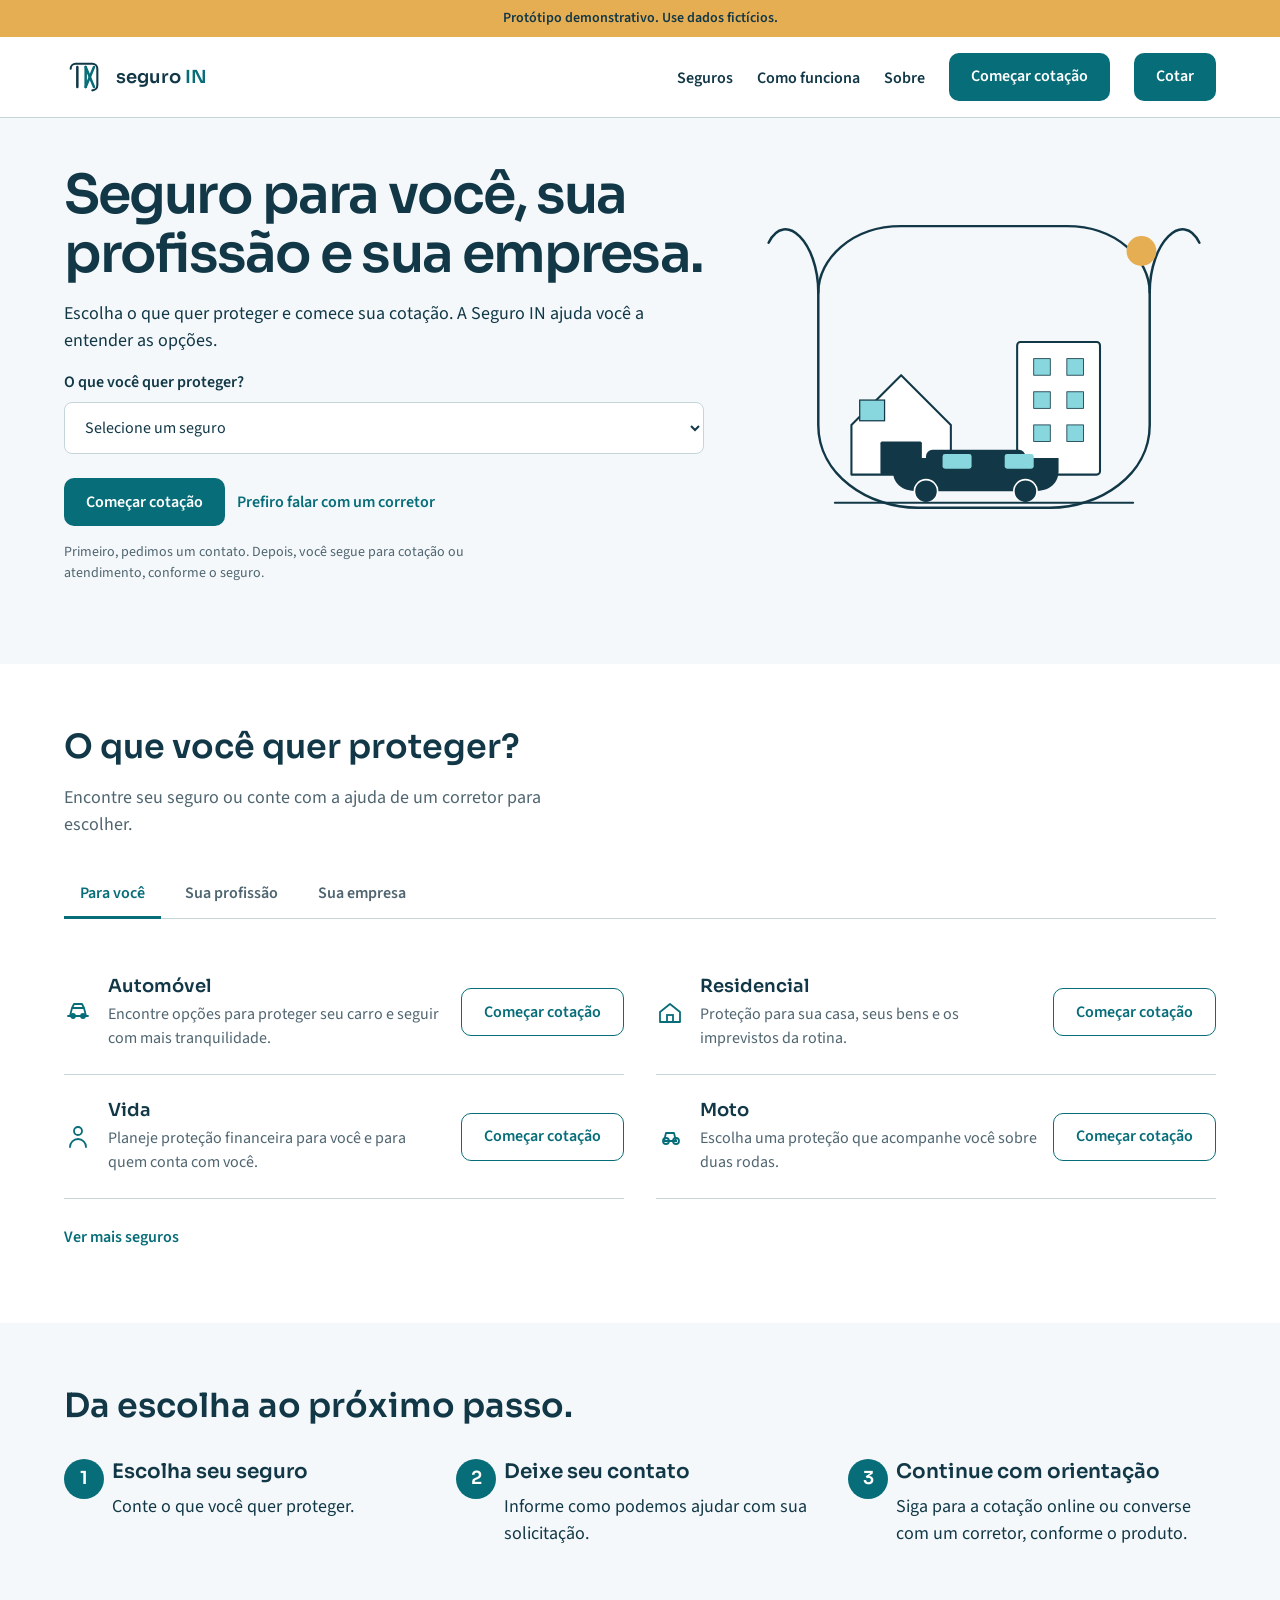
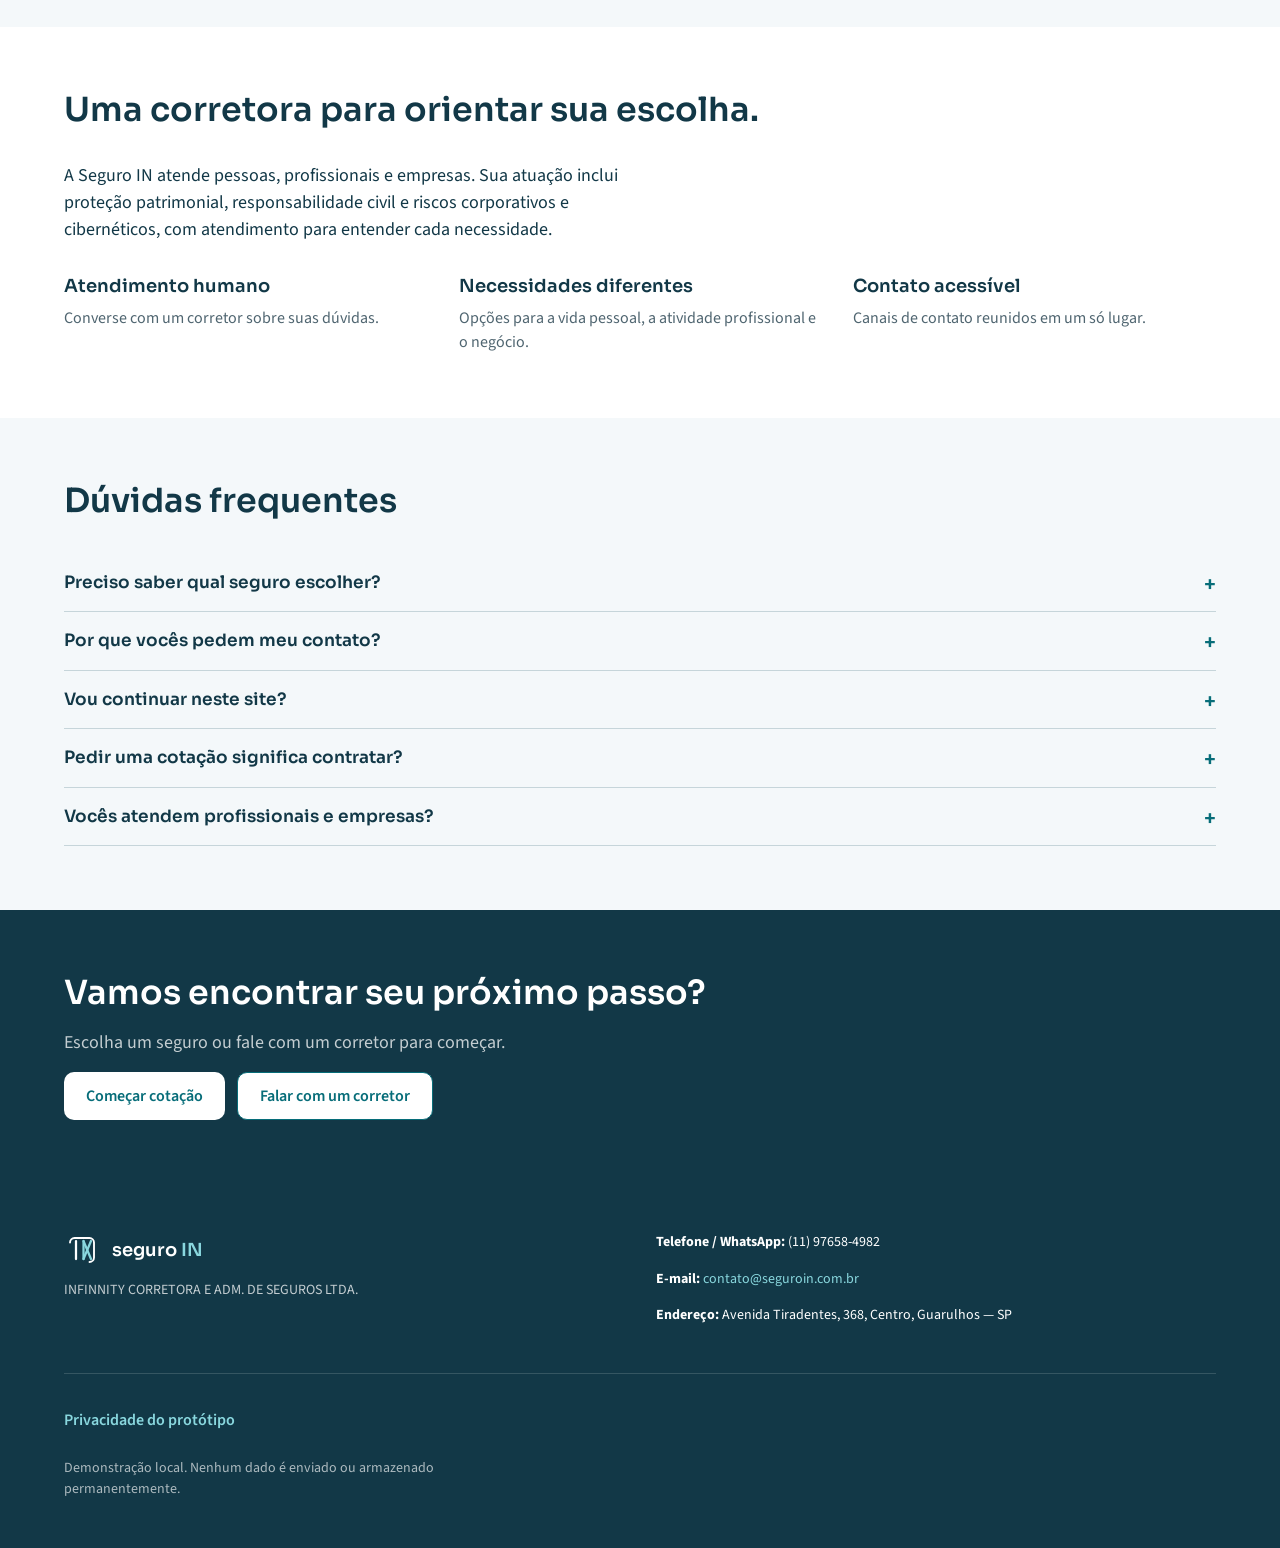
<file: prototype/index.html>
<!DOCTYPE html>
<html lang="pt-BR">
<head>
  <meta charset="UTF-8">
  <meta name="viewport" content="width=device-width, initial-scale=1.0">
  <meta name="robots" content="noindex,nofollow">
  <title>Seguro IN | Seguros para você, sua profissão e sua empresa</title>
  <meta name="description" content="Escolha o seguro que precisa e comece sua cotação com a Seguro IN. Proteção para pessoas, profissionais e empresas.">
  <link rel="icon" href="assets/img/favicon.svg" type="image/svg+xml">
  <link rel="preconnect" href="https://fonts.googleapis.com">
  <link rel="preconnect" href="https://fonts.gstatic.com" crossorigin>
  <link href="https://fonts.googleapis.com/css2?family=Sora:wght@500;600&family=Source+Sans+3:wght@400;600&display=swap" rel="stylesheet">
  <link rel="stylesheet" href="assets/css/styles.css">
</head>
<body>
  <noscript><div class="noscript-notice">Ative o JavaScript para experimentar a cotação demonstrativa.</div></noscript>

  <a href="#inicio" class="skip-link">Pular para o conteúdo</a>

  <div class="demo-banner" role="note">Protótipo demonstrativo. Use dados fictícios.</div>

  <header class="site-header">
    <div class="container site-header__inner">
      <a href="#inicio" class="brand" aria-label="Seguro IN — início">
        <img src="assets/img/brand-mark.svg" alt="" class="brand__mark" width="40" height="40">
        <span class="brand__text">seguro <span class="brand__text-in">IN</span></span>
      </a>
      <nav class="site-nav" aria-label="Principal">
        <ul class="site-nav__links">
          <li><a href="#seguros">Seguros</a></li>
          <li><a href="#como-funciona">Como funciona</a></li>
          <li><a href="#sobre">Sobre</a></li>
        </ul>
        <button type="button" class="btn btn--primary btn--header-full" data-action="open-quote" data-entry-point="header">Começar cotação</button>
        <button type="button" class="btn btn--primary btn--header-compact" data-action="open-quote" data-entry-point="header">Cotar</button>
        <button type="button" id="menu-toggle" class="menu-toggle" aria-expanded="false" aria-controls="mobile-nav" aria-label="Abrir menu">Menu</button>
      </nav>
    </div>
    <nav id="mobile-nav" class="mobile-nav" aria-label="Menu móvel">
      <ul class="mobile-nav__links">
        <li><a href="#seguros">Seguros</a></li>
        <li><a href="#como-funciona">Como funciona</a></li>
        <li><a href="#sobre">Sobre</a></li>
        <li><a href="#duvidas">Dúvidas</a></li>
        <li><a href="#contato">Contato</a></li>
      </ul>
    </nav>
  </header>

  <main>
    <!-- Abertura -->
    <section id="inicio" class="section section--canvas hero">
      <div class="container">
        <div class="hero__grid">
          <div class="hero__content min-width-0">
            <h1>Seguro para você, sua profissão e sua empresa.</h1>
            <p>Escolha o que quer proteger e comece sua cotação. A Seguro IN ajuda você a entender as opções.</p>

            <div class="field">
              <label for="hero-product">O que você quer proteger?</label>
              <select id="hero-product" name="hero-product">
                <option value="">Selecione um seguro</option>
              </select>
            </div>

            <div class="btn-group">
              <button type="button" id="hero-primary" class="btn btn--primary" data-action="open-quote" data-entry-point="hero">Começar cotação</button>
              <button type="button" class="btn btn--ghost" data-action="open-contact" data-entry-point="hero">Prefiro falar com um corretor</button>
            </div>
            <p class="hero__support">Primeiro, pedimos um contato. Depois, você segue para cotação ou atendimento, conforme o seguro.</p>
          </div>
          <div class="hero__visual">
            <img src="assets/img/hero-protection.svg" alt="" class="hero__art" width="560" height="460">
          </div>
        </div>
      </div>
    </section>

    <!-- Catálogo -->
    <section id="seguros" class="section">
      <div class="container">
        <div class="section__header">
          <h2>O que você quer proteger?</h2>
          <p class="section__support">Encontre seu seguro ou conte com a ajuda de um corretor para escolher.</p>
        </div>

        <div class="tabs">
          <div id="catalog-tabs" role="tablist" aria-label="Grupos de seguros" class="tabs__list">
            <button role="tab" class="tabs__tab" id="tab-personal" aria-selected="true" aria-controls="panel-personal" tabindex="0">Para você</button>
            <button role="tab" class="tabs__tab" id="tab-professional" aria-selected="false" aria-controls="panel-professional" tabindex="-1">Sua profissão</button>
            <button role="tab" class="tabs__tab" id="tab-business" aria-selected="false" aria-controls="panel-business" tabindex="-1">Sua empresa</button>
          </div>

          <!-- Para você -->
          <div role="tabpanel" id="panel-personal" aria-labelledby="tab-personal" class="tabs__panel is-active">
            <ul class="catalog-list catalog-grid catalog-grid--2col">
              <li class="catalog-item">
                <svg class="catalog-item__icon" viewBox="0 0 28 28" fill="none" aria-hidden="true"><path d="M4 18h20M6 18l2-8h12l2 8M8 10l2-4h8l2 4" stroke="currentColor" stroke-width="1.8" stroke-linecap="round" stroke-linejoin="round"/><circle cx="9" cy="18" r="2" stroke="currentColor" stroke-width="1.8"/><circle cx="19" cy="18" r="2" stroke="currentColor" stroke-width="1.8"/></svg>
                <div>
                  <h3 class="catalog-item__title">Automóvel</h3>
                  <p class="catalog-item__desc">Encontre opções para proteger seu carro e seguir com mais tranquilidade.</p>
                </div>
                <button type="button" class="btn btn--secondary" data-action="open-quote" data-product-id="auto" data-entry-point="catalog">Começar cotação</button>
              </li>
              <li class="catalog-item">
                <svg class="catalog-item__icon" viewBox="0 0 28 28" fill="none" aria-hidden="true"><path d="M4 14l10-8 10 8v10H4V14z" stroke="currentColor" stroke-width="1.8" stroke-linejoin="round"/><rect x="11" y="17" width="6" height="7" stroke="currentColor" stroke-width="1.8"/></svg>
                <div>
                  <h3 class="catalog-item__title">Residencial</h3>
                  <p class="catalog-item__desc">Proteção para sua casa, seus bens e os imprevistos da rotina.</p>
                </div>
                <button type="button" class="btn btn--secondary" data-action="open-quote" data-product-id="residencial" data-entry-point="catalog">Começar cotação</button>
              </li>
              <li class="catalog-item">
                <svg class="catalog-item__icon" viewBox="0 0 28 28" fill="none" aria-hidden="true"><circle cx="14" cy="8" r="4" stroke="currentColor" stroke-width="1.8"/><path d="M6 24c0-4.4 3.6-8 8-8s8 3.6 8 8" stroke="currentColor" stroke-width="1.8" stroke-linecap="round"/></svg>
                <div>
                  <h3 class="catalog-item__title">Vida</h3>
                  <p class="catalog-item__desc">Planeje proteção financeira para você e para quem conta com você.</p>
                </div>
                <button type="button" class="btn btn--secondary" data-action="open-quote" data-product-id="vida" data-entry-point="catalog">Começar cotação</button>
              </li>
              <li class="catalog-item">
                <svg class="catalog-item__icon" viewBox="0 0 28 28" fill="none" aria-hidden="true"><circle cx="10" cy="18" r="3" stroke="currentColor" stroke-width="1.8"/><circle cx="20" cy="18" r="3" stroke="currentColor" stroke-width="1.8"/><path d="M7 18h3M18 18h3M10 10h8l2 8H8l2-8z" stroke="currentColor" stroke-width="1.8" stroke-linejoin="round"/></svg>
                <div>
                  <h3 class="catalog-item__title">Moto</h3>
                  <p class="catalog-item__desc">Escolha uma proteção que acompanhe você sobre duas rodas.</p>
                </div>
                <button type="button" class="btn btn--secondary" data-action="open-quote" data-product-id="moto" data-entry-point="catalog">Começar cotação</button>
              </li>
            </ul>

            <div id="catalog-extra" class="catalog-extra">
              <ul class="catalog-list catalog-grid catalog-grid--2col">
                <li class="catalog-item">
                  <svg class="catalog-item__icon" viewBox="0 0 28 28" fill="none" aria-hidden="true"><rect x="8" y="6" width="12" height="16" rx="2" stroke="currentColor" stroke-width="1.8"/><path d="M8 12h12M14 6v4" stroke="currentColor" stroke-width="1.8" stroke-linecap="round"/></svg>
                  <div>
                    <h3 class="catalog-item__title">Viagem</h3>
                    <p class="catalog-item__desc">Considere proteção para imprevistos antes de fazer as malas.</p>
                  </div>
                  <button type="button" class="btn btn--secondary" data-action="open-quote" data-product-id="viagem" data-entry-point="catalog">Começar cotação</button>
                </li>
                <li class="catalog-item">
                  <svg class="catalog-item__icon" viewBox="0 0 28 28" fill="none" aria-hidden="true"><rect x="9" y="4" width="10" height="20" rx="2" stroke="currentColor" stroke-width="1.8"/><circle cx="14" cy="20" r="1" fill="currentColor"/></svg>
                  <div>
                    <h3 class="catalog-item__title">Celular</h3>
                    <p class="catalog-item__desc">Conheça opções de proteção para um item presente no seu dia a dia.</p>
                  </div>
                  <button type="button" class="btn btn--secondary" data-action="open-quote" data-product-id="celular" data-entry-point="catalog">Começar cotação</button>
                </li>
                <li class="catalog-item">
                  <svg class="catalog-item__icon" viewBox="0 0 28 28" fill="none" aria-hidden="true"><circle cx="8" cy="20" r="3" stroke="currentColor" stroke-width="1.8"/><circle cx="20" cy="20" r="3" stroke="currentColor" stroke-width="1.8"/><path d="M8 20h4l2-10h4l2 10h-4" stroke="currentColor" stroke-width="1.8" stroke-linejoin="round"/></svg>
                  <div>
                    <h3 class="catalog-item__title">Bike</h3>
                    <p class="catalog-item__desc">Encontre opções para proteger sua bicicleta.</p>
                  </div>
                  <button type="button" class="btn btn--secondary" data-action="open-quote" data-product-id="bike" data-entry-point="catalog">Começar cotação</button>
                </li>
                <li class="catalog-item">
                  <svg class="catalog-item__icon" viewBox="0 0 28 28" fill="none" aria-hidden="true"><path d="M6 16h16M8 16V10a6 6 0 0112 0v6" stroke="currentColor" stroke-width="1.8" stroke-linecap="round"/><circle cx="14" cy="20" r="2" stroke="currentColor" stroke-width="1.8"/></svg>
                  <div>
                    <h3 class="catalog-item__title">Roubo e furto</h3>
                    <p class="catalog-item__desc">Conheça essa alternativa de proteção para seu veículo.</p>
                  </div>
                  <button type="button" class="btn btn--secondary" data-action="open-quote" data-product-id="roubo-furto" data-entry-point="catalog">Começar cotação</button>
                </li>
              </ul>
            </div>

            <div class="catalog-expand">
              <button type="button" id="expand-catalog" class="btn btn--ghost" aria-expanded="false" aria-controls="catalog-extra">Ver mais seguros</button>
            </div>
          </div>

          <!-- Sua profissão -->
          <div role="tabpanel" id="panel-professional" aria-labelledby="tab-professional" class="tabs__panel" hidden>
            <div class="rc-panel">
              <h3 class="rc-panel__title">Responsabilidade civil profissional</h3>
              <p class="rc-panel__desc">Converse sobre os riscos da sua atividade e as opções de proteção.</p>
              <div class="rc-activities" role="group" aria-label="Atividades profissionais">
                <button type="button" class="btn btn--secondary" data-action="open-assistance" data-product-id="rc-profissional" data-activity-id="advocacia" data-entry-point="catalog">Advocacia</button>
                <button type="button" class="btn btn--secondary" data-action="open-assistance" data-product-id="rc-profissional" data-activity-id="contabilidade" data-entry-point="catalog">Contabilidade</button>
                <button type="button" class="btn btn--secondary" data-action="open-assistance" data-product-id="rc-profissional" data-activity-id="corretagem-imoveis" data-entry-point="catalog">Corretagem de imóveis</button>
                <button type="button" class="btn btn--secondary" data-action="open-assistance" data-product-id="rc-profissional" data-activity-id="odontologia" data-entry-point="catalog">Odontologia</button>
                <button type="button" class="btn btn--secondary" data-action="open-assistance" data-product-id="rc-profissional" data-activity-id="engenharia-arquitetura" data-entry-point="catalog">Engenharia e arquitetura</button>
                <button type="button" class="btn btn--secondary" data-action="open-assistance" data-product-id="rc-profissional" data-activity-id="medicina" data-entry-point="catalog">Medicina</button>
                <button type="button" class="btn btn--secondary" data-action="open-assistance" data-product-id="rc-profissional" data-activity-id="corretagem-seguros" data-entry-point="catalog">Corretagem de seguros</button>
                <button type="button" class="btn btn--secondary" data-action="open-assistance" data-product-id="rc-profissional" data-activity-id="outra-profissao" data-entry-point="catalog">Outra profissão</button>
              </div>
              <button type="button" class="btn btn--primary" data-action="open-assistance" data-product-id="rc-profissional" data-entry-point="catalog">Conversar sobre RC profissional</button>
            </div>
          </div>

          <!-- Sua empresa -->
          <div role="tabpanel" id="panel-business" aria-labelledby="tab-business" class="tabs__panel" hidden>
            <ul class="catalog-list">
              <li class="catalog-item">
                <svg class="catalog-item__icon" viewBox="0 0 28 28" fill="none" aria-hidden="true"><rect x="6" y="8" width="16" height="16" stroke="currentColor" stroke-width="1.8"/><path d="M10 8V6a4 4 0 018 0v2M10 14h2M16 14h2M10 18h2M16 18h2" stroke="currentColor" stroke-width="1.8" stroke-linecap="round"/></svg>
                <div>
                  <h3 class="catalog-item__title">Patrimônio empresarial</h3>
                  <p class="catalog-item__desc">Avalie a proteção dos bens e das instalações da sua empresa.</p>
                </div>
                <button type="button" class="btn btn--secondary" data-action="open-assistance" data-product-id="patrimonial-empresarial" data-entry-point="catalog">Falar com um corretor</button>
              </li>
              <li class="catalog-item">
                <svg class="catalog-item__icon" viewBox="0 0 28 28" fill="none" aria-hidden="true"><rect x="4" y="10" width="20" height="14" stroke="currentColor" stroke-width="1.8"/><path d="M8 10V6h12v4M8 16h4M16 16h4M8 20h4M16 20h4" stroke="currentColor" stroke-width="1.8" stroke-linecap="round"/></svg>
                <div>
                  <h3 class="catalog-item__title">Riscos corporativos</h3>
                  <p class="catalog-item__desc">Conte com orientação para necessidades de proteção mais complexas.</p>
                </div>
                <button type="button" class="btn btn--secondary" data-action="open-assistance" data-product-id="riscos-corporativos" data-entry-point="catalog">Falar com um corretor</button>
              </li>
              <li class="catalog-item">
                <svg class="catalog-item__icon" viewBox="0 0 28 28" fill="none" aria-hidden="true"><rect x="4" y="6" width="20" height="14" rx="2" stroke="currentColor" stroke-width="1.8"/><path d="M4 12h20M10 18h2M16 18h2" stroke="currentColor" stroke-width="1.8" stroke-linecap="round"/></svg>
                <div>
                  <h3 class="catalog-item__title">Riscos cibernéticos</h3>
                  <p class="catalog-item__desc">Avalie riscos digitais e opções de proteção para o seu negócio.</p>
                </div>
                <button type="button" class="btn btn--secondary" data-action="open-assistance" data-product-id="cyber" data-entry-point="catalog">Falar com um corretor</button>
              </li>
              <li class="catalog-item">
                <svg class="catalog-item__icon" viewBox="0 0 28 28" fill="none" aria-hidden="true"><rect x="4" y="8" width="20" height="16" rx="2" stroke="currentColor" stroke-width="1.8"/><path d="M4 14h20M10 8V6M18 8V6" stroke="currentColor" stroke-width="1.8" stroke-linecap="round"/></svg>
                <div>
                  <h3 class="catalog-item__title">Eventos</h3>
                  <p class="catalog-item__desc">Converse sobre as necessidades de proteção do seu evento.</p>
                </div>
                <button type="button" class="btn btn--secondary" data-action="open-assistance" data-product-id="eventos" data-entry-point="catalog">Falar com um corretor</button>
              </li>
            </ul>
          </div>
        </div>
      </div>
    </section>

    <!-- Processo -->
    <section id="como-funciona" class="section section--canvas">
      <div class="container">
        <div class="section__header">
          <h2>Da escolha ao próximo passo.</h2>
        </div>
        <ol class="process-list">
          <li>
            <h3>Escolha seu seguro</h3>
            <p>Conte o que você quer proteger.</p>
          </li>
          <li>
            <h3>Deixe seu contato</h3>
            <p>Informe como podemos ajudar com sua solicitação.</p>
          </li>
          <li>
            <h3>Continue com orientação</h3>
            <p>Siga para a cotação online ou converse com um corretor, conforme o produto.</p>
          </li>
        </ol>
      </div>
    </section>

    <!-- Institucional -->
    <section id="sobre" class="section">
      <div class="container">
        <div class="section__header">
          <h2>Uma corretora para orientar sua escolha.</h2>
        </div>
        <p>A Seguro IN atende pessoas, profissionais e empresas. Sua atuação inclui proteção patrimonial, responsabilidade civil e riscos corporativos e cibernéticos, com atendimento para entender cada necessidade.</p>
        <ul class="trust-list">
          <li>
            <h3>Atendimento humano</h3>
            <p>Converse com um corretor sobre suas dúvidas.</p>
          </li>
          <li>
            <h3>Necessidades diferentes</h3>
            <p>Opções para a vida pessoal, a atividade profissional e o negócio.</p>
          </li>
          <li>
            <h3>Contato acessível</h3>
            <p>Canais de contato reunidos em um só lugar.</p>
          </li>
        </ul>
      </div>
    </section>

    <!-- Dúvidas -->
    <section id="duvidas" class="section section--canvas">
      <div class="container">
        <div class="section__header">
          <h2>Dúvidas frequentes</h2>
        </div>
        <div class="faq-list">
          <details>
            <summary>Preciso saber qual seguro escolher?</summary>
            <p>Não. Se estiver em dúvida, escolha falar com um corretor e conte o que você precisa proteger.</p>
          </details>
          <details>
            <summary>Por que vocês pedem meu contato?</summary>
            <p>Para relacionar sua solicitação ao seguro escolhido e permitir que a equipe ajude com a cotação.</p>
          </details>
          <details>
            <summary>Vou continuar neste site?</summary>
            <p>Depende do produto. Algumas cotações seguem em outro ambiente; outras precisam de uma conversa com um corretor. Você verá o próximo passo antes de continuar.</p>
          </details>
          <details>
            <summary>Pedir uma cotação significa contratar?</summary>
            <p>Não. A solicitação inicia uma análise ou cotação. As condições e os próximos passos precisam ser apresentados antes da contratação.</p>
          </details>
          <details>
            <summary>Vocês atendem profissionais e empresas?</summary>
            <p>Sim. Acesse os grupos de profissão e empresa para encontrar as opções e solicitar orientação.</p>
          </details>
        </div>
      </div>
    </section>

    <!-- Fechamento -->
    <section id="contato" class="section section--ink">
      <div class="container">
        <h2>Vamos encontrar seu próximo passo?</h2>
        <p class="text-muted">Escolha um seguro ou fale com um corretor para começar.</p>
        <div class="btn-group">
          <button type="button" class="btn btn--on-ink" data-action="open-quote" data-entry-point="footer">Começar cotação</button>
          <button type="button" class="btn btn--secondary btn--light" data-action="open-contact" data-entry-point="footer">Falar com um corretor</button>
        </div>
      </div>
    </section>
  </main>

  <footer class="site-footer">
    <div class="container">
      <div class="footer__grid">
        <div>
          <div class="footer__brand">
            <img src="assets/img/brand-mark-light.svg" alt="" class="footer__brand-mark" width="36" height="36">
            <span class="brand__text" style="color:#fff">seguro <span class="brand__text-in" style="color:var(--color-aqua)">IN</span></span>
          </div>
          <p class="text-small" style="color:rgba(255,255,255,0.75);margin-top:12px">INFINNITY CORRETORA E ADM. DE SEGUROS LTDA.</p>
        </div>
        <div>
          <p class="text-small"><strong>Telefone / WhatsApp:</strong> (11) 97658-4982</p>
          <p class="text-small"><strong>E-mail:</strong> <a href="mailto:contato@seguroin.com.br">contato@seguroin.com.br</a></p>
          <p class="text-small"><strong>Endereço:</strong> Avenida Tiradentes, 368, Centro, Guarulhos — SP</p>
        </div>
      </div>
      <div class="footer__legal">
        <p><button type="button" class="btn btn--ghost" style="color:var(--color-aqua);padding:0;min-height:44px" data-action="open-privacy">Privacidade do protótipo</button></p>
        <p>Demonstração local. Nenhum dado é enviado ou armazenado permanentemente.</p>
      </div>
    </div>
  </footer>

  <!-- Dialog de captação -->
  <dialog id="lead-dialog" class="lead-dialog" aria-labelledby="dialog-title">
    <div class="lead-dialog__inner">
      <div class="lead-dialog__header">
        <h2 id="dialog-title" class="lead-dialog__title">Comece sua cotação.</h2>
        <button type="button" id="dialog-close" class="lead-dialog__close" aria-label="Fechar">×</button>
      </div>
      <div class="lead-dialog__body">
        <div id="dialog-live" aria-live="polite" class="visually-hidden"></div>

        <div id="form-view">
          <!-- Estado: editing -->
          <div class="dialog-state is-active" data-state="editing">
            <p id="dialog-support" class="lead-dialog__support">Deixe um contato antes de seguir para o ambiente de cotação.</p>
            <form id="lead-form" novalidate>
              <div id="product-field" class="field">
                <label id="product-label" for="field-product">Seguro</label>
                <select id="field-product" name="product" aria-describedby="error-product"></select>
                <div id="error-product" class="field__error" role="alert"></div>
              </div>
              <div id="activity-field" class="field" hidden>
                <label for="field-activity">Atividade profissional</label>
                <select id="field-activity" name="activity" aria-describedby="error-activity"></select>
                <div id="error-activity" class="field__error" role="alert"></div>
              </div>
              <div class="field">
                <label for="field-name">Seu nome</label>
                <input type="text" id="field-name" name="name" autocomplete="name" aria-describedby="error-name">
                <div id="error-name" class="field__error" role="alert"></div>
              </div>
              <div class="field">
                <label for="field-phone">WhatsApp com DDD</label>
                <input type="tel" id="field-phone" name="phone" inputmode="tel" autocomplete="tel" aria-describedby="error-phone">
                <div id="error-phone" class="field__error" role="alert"></div>
              </div>
              <div class="field">
                <label for="field-email">E-mail (opcional)</label>
                <input type="email" id="field-email" name="email" autocomplete="email" aria-describedby="error-email">
                <div id="error-email" class="field__error" role="alert"></div>
              </div>
              <div class="field field--checkbox">
                <input type="checkbox" id="field-permission" name="permission" aria-describedby="error-permission">
                <label for="field-permission">Pode me contatar sobre esta solicitação.</label>
              </div>
              <div id="error-permission" class="field__error" role="alert"></div>

              <button type="submit" id="submit-btn" class="btn btn--primary">Continuar</button>
              <p class="lead-dialog__notice">Protótipo: use dados fictícios. Nenhuma solicitação será enviada.</p>

              <div id="privacy-expand" class="privacy-expand">
                <button type="button" id="privacy-toggle" class="btn btn--ghost">Como seus dados seriam usados?</button>
                <div class="privacy-expand__content">
                  Esta é uma demonstração. Os dados preenchidos ficam apenas na memória desta página e não são enviados à Seguro IN ou a seguradoras. Na versão publicada, o aviso deverá explicar como os dados serão usados para atender à solicitação e como entrar em contato sobre privacidade.
                </div>
              </div>
            </form>
          </div>

          <!-- Estado: submitting -->
          <div class="dialog-state" data-state="submitting">
            <p class="lead-dialog__support"><span class="spinner" aria-hidden="true"></span>Preparando próxima etapa…</p>
          </div>

          <!-- Estado: success -->
          <div class="dialog-state" data-state="success">
            <h3 id="success-title" class="dialog-success__title">Continue sua cotação.</h3>
            <p id="success-text">Na próxima etapa, você informará os dados específicos do seguro escolhido.</p>
            <span id="success-notice" class="dialog-success__notice">Fluxo demonstrativo. Nenhum dado foi enviado.</span>
            <div class="btn-group" style="margin-top:24px">
              <a id="success-link" href="#" class="btn btn--primary" data-action="next-step">Continuar para cotação</a>
              <button type="button" class="btn btn--ghost" data-action="edit-form">Alterar informações</button>
            </div>
          </div>

          <!-- Estado: error -->
          <div class="dialog-state" data-state="error">
            <p class="dialog-error">Não foi possível continuar. Seus dados permanecem no formulário. Tente novamente.</p>
            <button type="button" class="btn btn--primary" data-action="retry-submit" style="margin-top:16px">Tentar novamente</button>
          </div>
        </div>

        <!-- Visualização privacidade -->
        <div id="privacy-only-view" hidden>
          <p>Esta é uma demonstração. Os dados preenchidos ficam apenas na memória desta página e não são enviados à Seguro IN ou a seguradoras. Na versão publicada, o aviso deverá explicar como os dados serão usados para atender à solicitação e como entrar em contato sobre privacidade.</p>
          <button type="button" id="privacy-close" class="btn btn--primary" style="margin-top:24px">Fechar</button>
        </div>
      </div>
    </div>
  </dialog>

  <script src="assets/js/config.js" defer></script>
  <script src="assets/js/catalog.js" defer></script>
  <script src="assets/js/lead-adapter.js" defer></script>
  <script src="assets/js/app.js" defer></script>
</body>
</html>
</file>
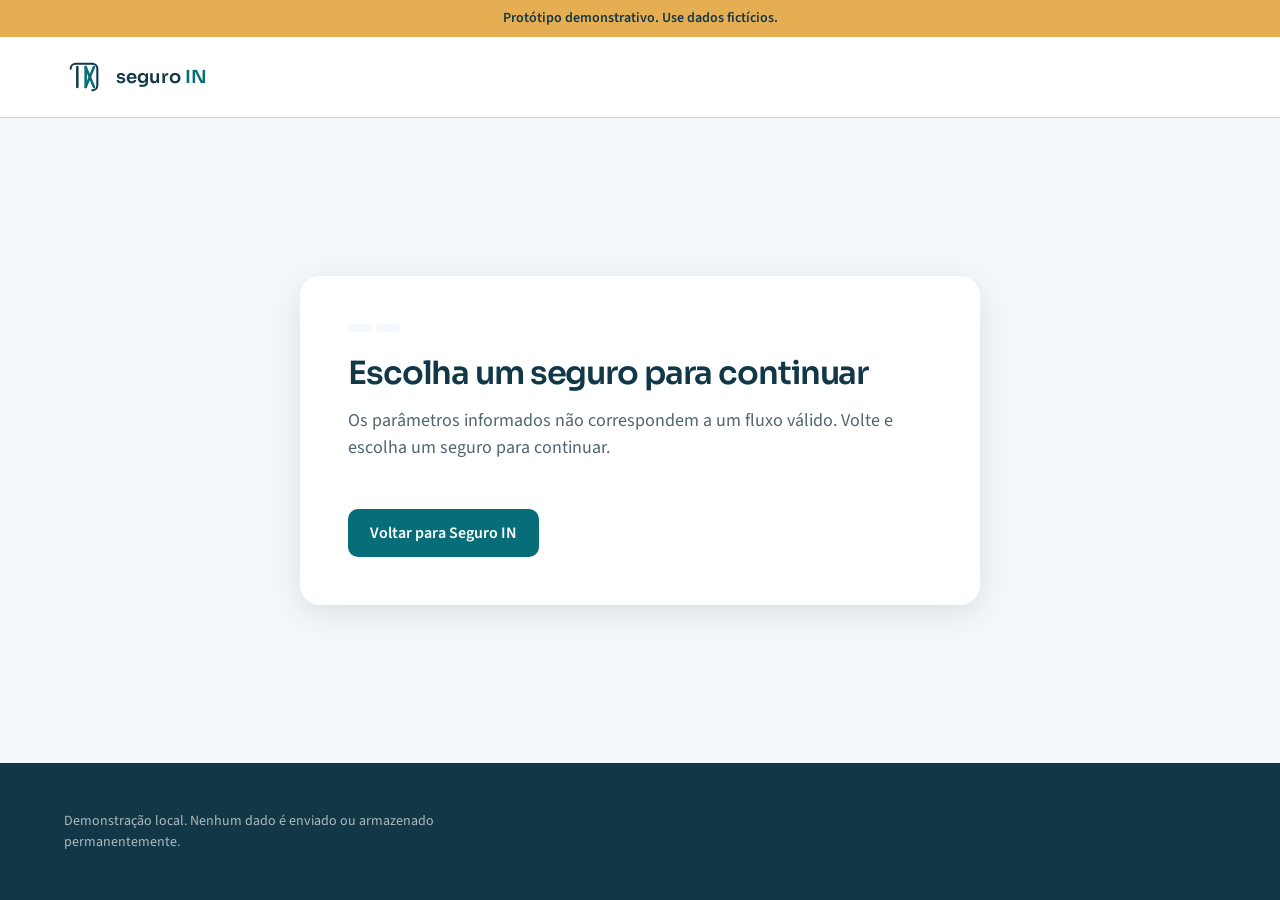
<file: prototype/proxima-etapa.html>
<!DOCTYPE html>
<html lang="pt-BR">
<head>
  <meta charset="UTF-8">
  <meta name="viewport" content="width=device-width, initial-scale=1.0">
  <meta name="robots" content="noindex,nofollow">
  <title>Próxima etapa | Seguro IN</title>
  <link rel="icon" href="assets/img/favicon.svg" type="image/svg+xml">
  <link rel="preconnect" href="https://fonts.googleapis.com">
  <link rel="preconnect" href="https://fonts.gstatic.com" crossorigin>
  <link href="https://fonts.googleapis.com/css2?family=Sora:wght@500;600&family=Source+Sans+3:wght@400;600&display=swap" rel="stylesheet">
  <link rel="stylesheet" href="assets/css/styles.css">
</head>
<body class="next-step-page">
  <div class="demo-banner" role="note">Protótipo demonstrativo. Use dados fictícios.</div>

  <header class="site-header">
    <div class="container site-header__inner">
      <a href="index.html#inicio" class="brand" aria-label="Seguro IN — início">
        <img src="assets/img/brand-mark.svg" alt="" class="brand__mark" width="40" height="40">
        <span class="brand__text">seguro <span class="brand__text-in">IN</span></span>
      </a>
    </div>
  </header>

  <main class="next-step-main section--canvas">
    <div class="container">
      <div class="next-step-panel">
        <span id="next-step-product" class="product-tag" hidden></span>
        <span id="next-step-activity" class="product-tag" hidden></span>
        <h1 id="next-step-title">Carregando…</h1>
        <p id="next-step-explanation" class="text-muted"></p>
        <a href="index.html#seguros" class="btn btn--primary" style="margin-top:32px">Voltar para Seguro IN</a>
      </div>
    </div>
  </main>

  <footer class="site-footer">
    <div class="container">
      <p class="text-small" style="color:rgba(255,255,255,0.65)">Demonstração local. Nenhum dado é enviado ou armazenado permanentemente.</p>
    </div>
  </footer>

  <script src="assets/js/config.js" defer></script>
  <script src="assets/js/catalog.js" defer></script>
  <script src="assets/js/next-step.js" defer></script>
</body>
</html>
</file>
<file: prototype/assets/css/styles.css>
/* ==========================================================================
   Seguro IN Prototype — Design Tokens
   Referência frontend-design Anthropic consultada em 2026-09-06
   ========================================================================== */

:root {
  --color-ink: #123847;
  --color-brand: #076D79;
  --color-aqua: #89D7DE;
  --color-sun: #E6AE52;
  --color-canvas: #F4F8FA;
  --color-surface: #FFFFFF;
  --color-muted: #4F6570;
  --color-border: #C6D5DA;
  --color-brand-hover: #055762;
  --color-error: #B42318;
  --color-success: #176B48;

  --font-display: "Sora", system-ui, sans-serif;
  --font-body: "Source Sans 3", system-ui, sans-serif;

  --space-1: 4px;
  --space-2: 8px;
  --space-3: 12px;
  --space-4: 16px;
  --space-5: 24px;
  --space-6: 32px;
  --space-7: 48px;
  --space-8: 64px;
  --space-9: 80px;

  --container-max: 1200px;
  --header-height: 80px;
  --demo-banner-height: 36px;
  --scroll-offset: calc(var(--header-height) + var(--demo-banner-height));

  --radius-btn: 10px;
  --radius-field: 8px;
  --radius-panel: 20px;

  --shadow-panel: 0 8px 32px rgba(18, 56, 71, 0.12);
  --transition: 180ms ease;
}

@media (max-width: 959px) {
  :root {
    --header-height: 64px;
  }
}

/* ==========================================================================
   Reset & Base
   ========================================================================== */

*, *::before, *::after { box-sizing: border-box; }

html {
  scroll-behavior: smooth;
}

@media (prefers-reduced-motion: reduce) {
  html { scroll-behavior: auto; }
  *, *::before, *::after {
    animation-duration: 0.01ms !important;
    animation-iteration-count: 1 !important;
    transition-duration: 0.01ms !important;
  }
}

body {
  margin: 0;
  font-family: var(--font-body);
  font-size: 18px;
  line-height: 1.5;
  color: var(--color-ink);
  background: var(--color-surface);
}

@media (max-width: 639px) {
  body { font-size: 17px; }
}

img, svg { display: block; max-width: 100%; height: auto; }

a { color: var(--color-brand); }
a:hover { color: var(--color-brand-hover); }

:focus-visible {
  outline: 2px solid var(--color-brand);
  outline-offset: 2px;
}

.skip-link {
  position: absolute;
  top: -100%;
  left: var(--space-4);
  z-index: 1000;
  padding: var(--space-3) var(--space-4);
  background: var(--color-brand);
  color: var(--color-surface);
  text-decoration: none;
  border-radius: var(--radius-field);
  font-weight: 600;
}

.skip-link:focus { top: var(--space-4); }

/* ==========================================================================
   Typography
   ========================================================================== */

h1, h2, h3 {
  font-family: var(--font-display);
  font-weight: 600;
  margin: 0 0 var(--space-4);
  line-height: 1.18;
}

h1 {
  font-size: clamp(2.25rem, 4.2vw, 3.75rem);
  line-height: 1.1;
  letter-spacing: -0.035em;
}

h2 {
  font-size: clamp(1.75rem, 2.6vw, 2.5rem);
}

h3 {
  font-size: 1.25rem;
  line-height: 1.3;
}

p { margin: 0 0 var(--space-4); max-width: 65ch; }

.text-muted { color: var(--color-muted); }
.text-small { font-size: 14px; line-height: 1.45; }

/* ==========================================================================
   Layout
   ========================================================================== */

.container {
  width: 100%;
  max-width: var(--container-max);
  margin: 0 auto;
  padding-left: var(--space-5);
  padding-right: var(--space-5);
}

@media (max-width: 359px) {
  .container { padding-left: var(--space-4); padding-right: var(--space-4); }
}

@media (max-width: 639px) {
  .container { padding-left: 20px; padding-right: 20px; }
}

.section {
  padding-top: var(--space-8);
  padding-bottom: var(--space-8);
  scroll-margin-top: var(--scroll-offset);
}

@media (max-width: 639px) {
  .section { padding-top: var(--space-7); padding-bottom: var(--space-7); }
}

.section--canvas { background: var(--color-canvas); }
.section--ink { background: var(--color-ink); color: var(--color-surface); }
.section--ink a { color: var(--color-aqua); }
.section--ink .text-muted { color: rgba(255,255,255,0.75); }

.section__header { margin-bottom: var(--space-6); }
.section__support { color: var(--color-muted); max-width: 55ch; }

/* ==========================================================================
   Demo Banner
   ========================================================================== */

.demo-banner {
  background: var(--color-sun);
  color: var(--color-ink);
  text-align: center;
  font-size: 14px;
  font-weight: 600;
  padding: var(--space-2) var(--space-4);
  min-height: var(--demo-banner-height);
  display: flex;
  align-items: center;
  justify-content: center;
}

/* ==========================================================================
   Header
   ========================================================================== */

.site-header {
  position: sticky;
  top: 0;
  z-index: 100;
  background: var(--color-surface);
  border-bottom: 1px solid var(--color-border);
  min-height: var(--header-height);
}

.site-header__inner {
  display: flex;
  align-items: center;
  justify-content: space-between;
  min-height: var(--header-height);
  gap: var(--space-4);
}

.brand {
  display: flex;
  align-items: center;
  gap: var(--space-3);
  text-decoration: none;
  color: var(--color-ink);
  min-width: 0;
}

.brand__mark { width: 40px; height: 40px; flex-shrink: 0; }

.brand__text {
  font-family: var(--font-display);
  font-weight: 600;
  font-size: 1.125rem;
  white-space: nowrap;
}

.brand__text-in { color: var(--color-brand); }

.site-nav { display: flex; align-items: center; gap: var(--space-5); }

.site-nav__links {
  display: flex;
  gap: var(--space-5);
  list-style: none;
  margin: 0;
  padding: 0;
}

.site-nav__links a {
  text-decoration: none;
  color: var(--color-ink);
  font-weight: 600;
  font-size: 16px;
}

.site-nav__links a:hover { color: var(--color-brand); }

.menu-toggle {
  display: none;
  background: none;
  border: 1px solid var(--color-border);
  border-radius: var(--radius-field);
  min-width: 44px;
  min-height: 44px;
  cursor: pointer;
  color: var(--color-ink);
  font-family: var(--font-body);
  font-size: 14px;
  font-weight: 600;
}

.mobile-nav {
  display: none;
  border-top: 1px solid var(--color-border);
  background: var(--color-surface);
}

.mobile-nav.is-open { display: block; }

.mobile-nav__links {
  list-style: none;
  margin: 0;
  padding: var(--space-4) var(--space-5);
}

.mobile-nav__links li { margin-bottom: var(--space-3); }

.mobile-nav__links a {
  display: block;
  padding: var(--space-3) 0;
  text-decoration: none;
  color: var(--color-ink);
  font-weight: 600;
}

@media (max-width: 959px) {
  .site-nav__links, .site-nav .btn--header-full { display: none; }
  .menu-toggle { display: inline-flex; align-items: center; justify-content: center; }
  .btn--header-compact { display: inline-flex; }
}

@media (min-width: 960px) {
  .btn--header-compact { display: none; }
  .mobile-nav { display: none !important; }
}

/* ==========================================================================
   Buttons
   ========================================================================== */

.btn {
  display: inline-flex;
  align-items: center;
  justify-content: center;
  gap: var(--space-2);
  min-height: 48px;
  padding: var(--space-3) 22px;
  border-radius: var(--radius-btn);
  font-family: var(--font-body);
  font-size: 16px;
  font-weight: 600;
  line-height: 1.2;
  cursor: pointer;
  border: none;
  text-decoration: none;
  transition: background var(--transition), color var(--transition), border-color var(--transition);
}

.btn--primary {
  background: var(--color-brand);
  color: var(--color-surface);
}

.btn--primary:hover { background: var(--color-brand-hover); color: var(--color-surface); }

.btn--secondary {
  background: transparent;
  color: var(--color-brand);
  border: 1px solid var(--color-brand);
}

.btn--secondary:hover {
  background: var(--color-canvas);
  color: var(--color-brand-hover);
  border-color: var(--color-brand-hover);
}

.btn--ghost {
  background: transparent;
  color: var(--color-brand);
  border: none;
  padding-left: 0;
  padding-right: 0;
  min-height: 44px;
}

.btn--ghost:hover { color: var(--color-brand-hover); }

.btn--light {
  background: var(--color-surface);
  color: var(--color-brand);
}

.btn--light:hover { background: var(--color-canvas); }

.btn--on-ink {
  background: var(--color-surface);
  color: var(--color-brand);
}

.btn:disabled {
  opacity: 0.6;
  cursor: not-allowed;
}

.btn-group {
  display: flex;
  flex-wrap: wrap;
  gap: var(--space-3);
  align-items: center;
}

/* ==========================================================================
   Hero
   ========================================================================== */

.hero {
  padding-top: var(--space-7);
  padding-bottom: var(--space-8);
}

.hero__grid {
  display: grid;
  gap: var(--space-7);
  align-items: center;
}

@media (min-width: 960px) {
  .hero__grid {
    grid-template-columns: 58fr 42fr;
    gap: var(--space-7);
  }
}

.hero__art {
  width: 100%;
  max-width: 480px;
  margin: 0 auto;
  aspect-ratio: 560 / 460;
  opacity: 0;
  animation: heroFade 600ms ease forwards;
}

@media (max-width: 639px) {
  .hero__art { max-height: 190px; width: auto; margin: 0 auto; }
}

@media (prefers-reduced-motion: reduce) {
  .hero__art { opacity: 1; animation: none; }
}

@keyframes heroFade {
  from { opacity: 0; }
  to { opacity: 1; }
}

.hero__support {
  font-size: 14px;
  color: var(--color-muted);
  margin-top: var(--space-4);
}

/* ==========================================================================
   Form Fields
   ========================================================================== */

.field { margin-bottom: var(--space-5); }

.field label {
  display: block;
  font-weight: 600;
  font-size: 16px;
  margin-bottom: var(--space-2);
}

.field input,
.field select,
.field textarea {
  width: 100%;
  min-height: 52px;
  padding: var(--space-3) var(--space-4);
  border: 1px solid var(--color-border);
  border-radius: var(--radius-field);
  font-family: var(--font-body);
  font-size: 16px;
  color: var(--color-ink);
  background: var(--color-surface);
  transition: border-color var(--transition), box-shadow var(--transition);
}

.field input:focus,
.field select:focus,
.field textarea:focus {
  border-color: var(--color-brand);
  box-shadow: 0 0 0 3px rgba(7, 109, 121, 0.15);
  outline: none;
}

.field input[aria-invalid="true"],
.field select[aria-invalid="true"] {
  border-color: var(--color-error);
}

.field__error {
  color: var(--color-error);
  font-size: 14px;
  margin-top: var(--space-2);
  display: none;
}

.field__error.is-visible { display: block; }

.field--checkbox {
  display: flex;
  align-items: flex-start;
  gap: var(--space-3);
}

.field--checkbox input {
  width: 20px;
  height: 20px;
  min-height: 20px;
  margin-top: 2px;
  flex-shrink: 0;
  accent-color: var(--color-brand);
}

.field--checkbox label { margin-bottom: 0; font-weight: 400; }

/* ==========================================================================
   Catalog Tabs
   ========================================================================== */

.tabs__list {
  display: flex;
  gap: var(--space-2);
  border-bottom: 1px solid var(--color-border);
  margin-bottom: var(--space-6);
  flex-wrap: wrap;
}

.tabs__tab {
  background: none;
  border: none;
  border-bottom: 3px solid transparent;
  padding: var(--space-3) var(--space-4);
  font-family: var(--font-body);
  font-size: 16px;
  font-weight: 600;
  color: var(--color-muted);
  cursor: pointer;
  min-height: 44px;
  margin-bottom: -1px;
  transition: color var(--transition), border-color var(--transition);
}

@media (max-width: 639px) {
  .tabs__tab { font-size: 14px; padding: var(--space-3); }
}

.tabs__tab[aria-selected="true"] {
  color: var(--color-brand);
  border-bottom-color: var(--color-brand);
}

.tabs__tab:focus-visible { outline-offset: -2px; }

.tabs__panel { display: none; }
.tabs__panel.is-active { display: block; }

/* ==========================================================================
   Catalog Items
   ========================================================================== */

.catalog-list {
  list-style: none;
  margin: 0;
  padding: 0;
}

.catalog-item {
  display: grid;
  grid-template-columns: auto 1fr auto;
  gap: var(--space-4);
  align-items: center;
  padding: var(--space-5) 0;
  border-bottom: 1px solid var(--color-border);
}

@media (max-width: 639px) {
  .catalog-item {
    grid-template-columns: auto 1fr;
    grid-template-rows: auto auto;
  }
  .catalog-item .btn { grid-column: 1 / -1; justify-self: start; }
}

.catalog-item__icon {
  width: 28px;
  height: 28px;
  color: var(--color-brand);
  flex-shrink: 0;
}

.catalog-item__title {
  font-family: var(--font-display);
  font-weight: 600;
  font-size: 1.125rem;
  margin: 0 0 var(--space-1);
}

.catalog-item__desc {
  font-size: 16px;
  color: var(--color-muted);
  margin: 0;
  max-width: none;
}

.catalog-grid {
  display: grid;
  gap: 0;
}

@media (min-width: 640px) {
  .catalog-grid--2col {
    grid-template-columns: 1fr 1fr;
    column-gap: var(--space-6);
  }
  .catalog-grid--2col .catalog-item:nth-child(odd) { border-right: none; }
}

.catalog-extra { display: none; }
.catalog-extra.is-visible { display: contents; }

.catalog-expand {
  margin-top: var(--space-4);
}

/* RC Professional Panel */
.rc-panel {
  padding: var(--space-6);
  background: var(--color-canvas);
  border-radius: var(--radius-panel);
}

.rc-panel__title {
  font-family: var(--font-display);
  font-size: 1.375rem;
  margin-bottom: var(--space-3);
}

.rc-panel__desc {
  color: var(--color-muted);
  margin-bottom: var(--space-5);
}

.rc-activities {
  display: flex;
  flex-wrap: wrap;
  gap: var(--space-2);
  margin-bottom: var(--space-5);
}

.rc-activities .btn {
  min-height: 44px;
  padding: var(--space-2) var(--space-4);
  font-size: 14px;
}

/* ==========================================================================
   Process Steps
   ========================================================================== */

.process-list {
  list-style: none;
  margin: 0;
  padding: 0;
  display: grid;
  gap: var(--space-6);
  counter-reset: process;
}

@media (min-width: 960px) {
  .process-list { grid-template-columns: repeat(3, 1fr); gap: var(--space-5); }
}

.process-list li {
  counter-increment: process;
  position: relative;
  padding-left: var(--space-7);
}

.process-list li::before {
  content: counter(process);
  position: absolute;
  left: 0;
  top: 0;
  width: 40px;
  height: 40px;
  border-radius: 50%;
  background: var(--color-brand);
  color: var(--color-surface);
  display: flex;
  align-items: center;
  justify-content: center;
  font-family: var(--font-display);
  font-weight: 600;
  font-size: 18px;
}

.process-list h3 { margin-bottom: var(--space-2); }

/* ==========================================================================
   Trust Items
   ========================================================================== */

.trust-list {
  list-style: none;
  margin: var(--space-6) 0 0;
  padding: 0;
  display: grid;
  gap: var(--space-5);
}

@media (min-width: 640px) {
  .trust-list { grid-template-columns: repeat(3, 1fr); gap: var(--space-6); }
}

.trust-list h3 {
  font-size: 1.125rem;
  margin-bottom: var(--space-2);
}

.trust-list p {
  color: var(--color-muted);
  font-size: 16px;
  margin: 0;
}

/* ==========================================================================
   FAQ
   ========================================================================== */

.faq-list { margin: 0; padding: 0; }

.faq-list details {
  border-bottom: 1px solid var(--color-border);
  padding: var(--space-4) 0;
}

.faq-list summary {
  font-family: var(--font-display);
  font-weight: 600;
  font-size: 1.0625rem;
  cursor: pointer;
  list-style: none;
  padding-right: var(--space-6);
  position: relative;
}

.faq-list summary::-webkit-details-marker { display: none; }

.faq-list summary::after {
  content: "+";
  position: absolute;
  right: 0;
  top: 0;
  font-size: 1.25rem;
  color: var(--color-brand);
}

.faq-list details[open] summary::after { content: "−"; }

.faq-list details p {
  margin-top: var(--space-3);
  color: var(--color-muted);
  font-size: 16px;
}

/* ==========================================================================
   Footer
   ========================================================================== */

.site-footer {
  background: var(--color-ink);
  color: var(--color-surface);
  padding: var(--space-7) 0 var(--space-6);
}

.site-footer a { color: var(--color-aqua); text-decoration: none; }
.site-footer a:hover { text-decoration: underline; }

.footer__grid {
  display: grid;
  gap: var(--space-6);
}

@media (min-width: 640px) {
  .footer__grid { grid-template-columns: 1fr 1fr; }
}

.footer__brand { display: flex; align-items: center; gap: var(--space-3); }

.footer__brand-mark { width: 36px; height: 36px; }

.footer__legal {
  font-size: 14px;
  color: rgba(255,255,255,0.65);
  margin-top: var(--space-6);
  padding-top: var(--space-5);
  border-top: 1px solid rgba(255,255,255,0.15);
}

/* ==========================================================================
   Dialog / Modal
   ========================================================================== */

.lead-dialog {
  border: none;
  border-radius: var(--radius-panel);
  padding: 0;
  max-width: 560px;
  width: calc(100% - var(--space-5));
  max-height: calc(100dvh - 48px);
  box-shadow: var(--shadow-panel);
  background: var(--color-surface);
}

.lead-dialog::backdrop {
  background: rgba(18, 56, 71, 0.45);
}

@media (max-width: 639px) {
  .lead-dialog {
    width: 100%;
    max-width: 100%;
    max-height: 100dvh;
    height: 100dvh;
    border-radius: 0;
    margin: 0;
  }
}

.lead-dialog__inner {
  display: flex;
  flex-direction: column;
  max-height: calc(100dvh - 48px);
  overflow: hidden;
}

@media (max-width: 639px) {
  .lead-dialog__inner { max-height: 100dvh; }
}

.lead-dialog__header {
  display: flex;
  align-items: flex-start;
  justify-content: space-between;
  padding: var(--space-5) var(--space-5) 0;
  gap: var(--space-4);
  flex-shrink: 0;
}

.lead-dialog__title {
  font-family: var(--font-display);
  font-size: 1.5rem;
  margin: 0;
}

.lead-dialog__close {
  background: none;
  border: 1px solid var(--color-border);
  border-radius: var(--radius-field);
  min-width: 44px;
  min-height: 44px;
  cursor: pointer;
  font-size: 1.25rem;
  line-height: 1;
  color: var(--color-ink);
  flex-shrink: 0;
}

.lead-dialog__body {
  padding: var(--space-5);
  overflow-y: auto;
  flex: 1;
}

.lead-dialog__support {
  color: var(--color-muted);
  font-size: 16px;
  margin-bottom: var(--space-5);
}

.lead-dialog__notice {
  font-size: 14px;
  color: var(--color-muted);
  margin-top: var(--space-4);
}

.privacy-expand {
  margin-top: var(--space-4);
}

.privacy-expand__content {
  display: none;
  margin-top: var(--space-3);
  padding: var(--space-4);
  background: var(--color-canvas);
  border-radius: var(--radius-field);
  font-size: 14px;
  color: var(--color-muted);
}

.privacy-expand.is-open .privacy-expand__content { display: block; }

/* Dialog States */
.dialog-state { display: none; }
.dialog-state.is-active { display: block; }

.dialog-success__title {
  font-family: var(--font-display);
  font-size: 1.375rem;
  margin-bottom: var(--space-3);
}

.dialog-success__notice {
  display: inline-block;
  background: var(--color-sun);
  color: var(--color-ink);
  font-size: 14px;
  font-weight: 600;
  padding: var(--space-1) var(--space-3);
  border-radius: var(--radius-field);
  margin: var(--space-4) 0;
}

.dialog-error {
  color: var(--color-error);
  font-size: 14px;
  margin-top: var(--space-3);
}

.spinner {
  display: inline-block;
  width: 18px;
  height: 18px;
  border: 2px solid rgba(255,255,255,0.3);
  border-top-color: var(--color-surface);
  border-radius: 50%;
  animation: spin 600ms linear infinite;
  margin-right: var(--space-2);
}

@media (prefers-reduced-motion: reduce) {
  .spinner { animation: none; border-top-color: var(--color-surface); opacity: 0.7; }
}

@keyframes spin { to { transform: rotate(360deg); } }

[aria-live] { position: relative; }

/* ==========================================================================
   Next Step Page
   ========================================================================== */

.next-step-page {
  min-height: 100dvh;
  display: flex;
  flex-direction: column;
}

.next-step-main {
  flex: 1;
  display: flex;
  align-items: center;
  padding: var(--space-7) 0;
}

.next-step-panel {
  max-width: 680px;
  margin: 0 auto;
  padding: var(--space-7);
  background: var(--color-surface);
  border-radius: var(--radius-panel);
  box-shadow: var(--shadow-panel);
  text-align: left;
}

.next-step-panel h1 {
  font-size: clamp(1.5rem, 3vw, 2rem);
  margin-bottom: var(--space-4);
}

.next-step-panel .product-tag {
  display: inline-block;
  background: var(--color-canvas);
  color: var(--color-brand);
  font-weight: 600;
  padding: var(--space-1) var(--space-3);
  border-radius: var(--radius-field);
  font-size: 14px;
  margin-bottom: var(--space-4);
}

/* ==========================================================================
   Noscript
   ========================================================================== */

.noscript-notice {
  background: var(--color-sun);
  color: var(--color-ink);
  padding: var(--space-4);
  text-align: center;
  font-weight: 600;
}

/* ==========================================================================
   Utilities
   ========================================================================== */

.visually-hidden {
  position: absolute;
  width: 1px;
  height: 1px;
  padding: 0;
  margin: -1px;
  overflow: hidden;
  clip: rect(0,0,0,0);
  white-space: nowrap;
  border: 0;
}

.sr-only-focusable:not(:focus):not(:focus-within) {
  position: absolute;
  width: 1px;
  height: 1px;
  overflow: hidden;
  clip: rect(0,0,0,0);
}

.min-width-0 { min-width: 0; }
</file>
